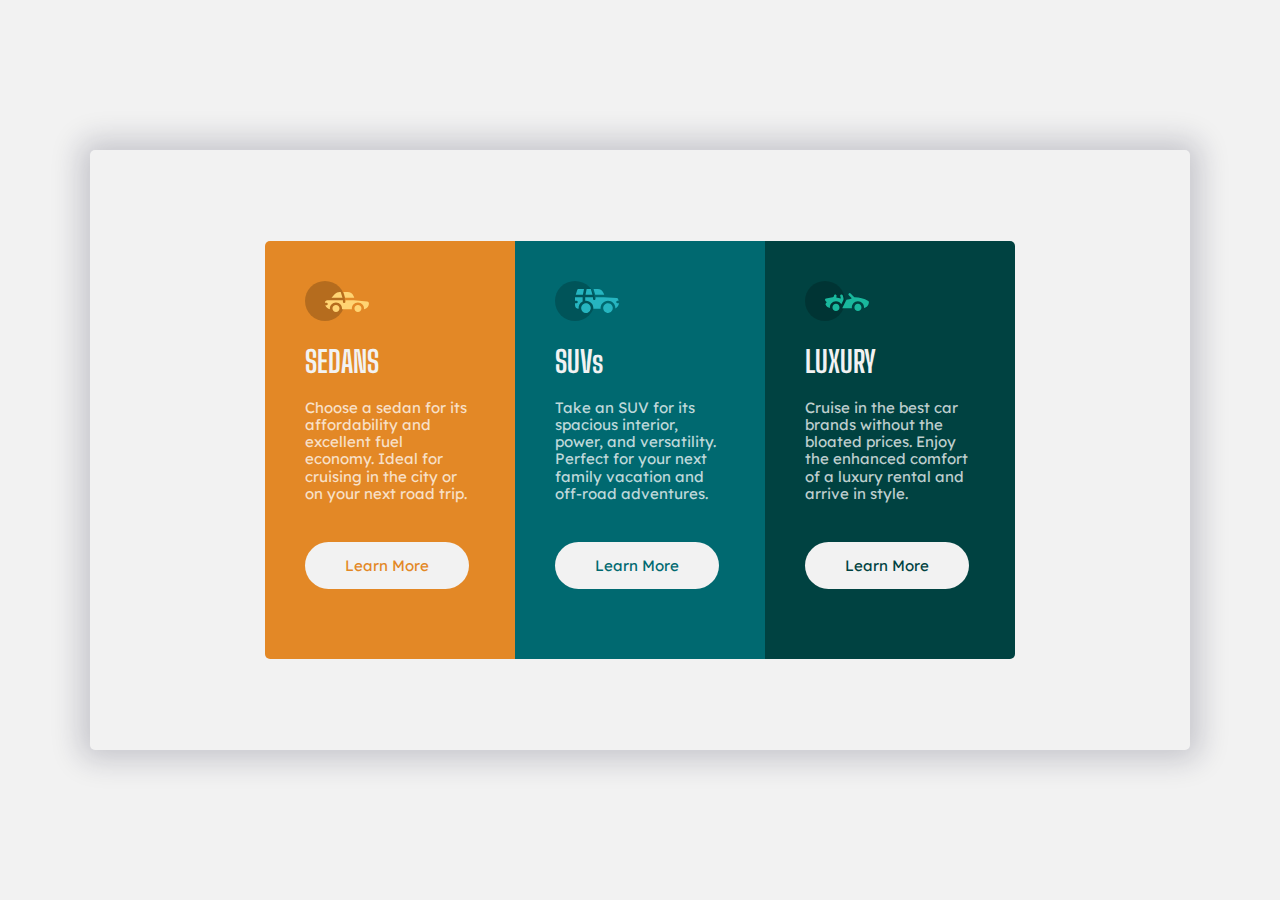
<file: index.html>
<!DOCTYPE html>
<html lang="en">
  <head>
    <meta charset="UTF-8" />
    <meta name="viewport" content="width=device-width, initial-scale=1.0" />
    <!-- displays site properly based on user's device -->

    <link
      rel="icon"
      type="image/png"
      sizes="32x32"
      href="./images/favicon-32x32.png"
    />

    <title>Frontend Mentor | 3-column preview card component</title>
    <link rel="stylesheet" href="Styles/normalize.css" />
    <link rel="stylesheet" href="Styles/style.css" />
    <!-- Feel free to remove these styles or customise in your own stylesheet 👍 -->
  </head>
  <body>
    <!-- Sedans
  Choose a sedan for its affordability and excellent fuel economy. Ideal for cruising in the city 
  or on your next road trip.

  SUVs
  Take an SUV for its spacious interior, power, and versatility. Perfect for your next family vacation 
  and off-road adventures.

  Luxury
  Cruise in the best car brands without the bloated prices. Enjoy the enhanced comfort of a luxury 
  rental and arrive in style. -->

    <section class="container">
      <div class="container--main">
        <div class="card--one">
          <div class="icon">
            <img src="images/icon-sedans.svg" alt="" />
          </div>

          <div class="description">
            <h1>SEDANS</h1>
            <p>
              Choose a sedan for its affordability and excellent fuel economy.
              Ideal for cruising in the city or on your next road trip.
            </p>

            <div>
              <button class="btn btn--primary">Learn More</button>
            </div>
          </div>
        </div>

        <div class="card--two">
          <div class="icon">
            <img src="images/icon-suvs.svg" alt="" />
          </div>

          <div class="description">
            <h1>SUVs</h1>
            <p>
              Take an SUV for its spacious interior, power, and versatility.
              Perfect for your next family vacation and off-road adventures.
            </p>

            <div>
              <button class="btn btn--secondary">Learn More</button>
            </div>
          </div>
        </div>

        <div class="card--three">
          <div class="icon">
            <img src="images/icon-luxury.svg" alt="" />
          </div>

          <div class="description">
            <h1>LUXURY</h1>
            <p>
              Cruise in the best car brands without the bloated prices. Enjoy
              the enhanced comfort of a luxury rental and arrive in style.
            </p>

            <div>
              <button class="btn btn--accent">Learn More</button>
            </div>
          </div>
        </div>
      </div>
    </section>

    <!-- <div class="attribution">
      Challenge by
      <a href="https://www.frontendmentor.io?ref=challenge" target="_blank"
        >Frontend Mentor</a
      >. Coded by <a href="#">Your Name Here</a>.
    </div> -->
  </body>
</html>
</file>
<file: Styles/style.css>
@import url("https://fonts.googleapis.com/css2?family=Big+Shoulders+Display:wght@700&family=Lexend+Deca&display=swap");
:root {
  --primary-color: hsl(31, 77%, 52%);
  --secondary-color: hsl(184, 100%, 22%);
  --accent-color: hsl(179, 100%, 13%);
  --paragraph-color: hsla(0, 0%, 100%, 0.75);
  --heading-color: hsl(0, 0%, 95%);
}

* {
  box-sizing: border-box;
  margin: 0;
  padding: 0;
}
.attribution {
  font-size: 11px;
  text-align: center;
}
.attribution a {
  color: hsl(228, 45%, 44%);
}
html {
  font-size: 62.5%;
}
body {
  background-color: var(--heading-color);
  font-family: "Lexend Deca", Arial, Helvetica, sans-serif;
  font-size: 1.5rem;
}
h1 {
  font-family: "Big Shoulders Display", cursive, Arial, Helvetica, sans-serif;
  color: var(--heading-color);
  font-weight: 700;
}
p {
  color: var(--paragraph-color);
  font-weight: 400;
}

/* Buttons */
.btn {
  padding: 1.5rem 4rem;
  border: 0;
  border-radius: 7rem;
  background-color: var(--heading-color);
  cursor: pointer;
}
.btn--primary {
  color: var(--primary-color);
}
.btn--secondary {
  color: var(--secondary-color);
}
.btn--accent {
  color: var(--accent-color);
}

.btn--primary:hover {
  border: 2px solid var(--heading-color);
  color: var(--heading-color);
  background: var(--primary-color);
}
.btn--secondary:hover {
  border: 2px solid var(--heading-color);
  color: var(--heading-color);
  background: var(--secondary-color);
}
.btn--accent:hover {
  border: 2px solid var(--heading-color);
  color: var(--heading-color);
  background: var(--accent-color);
}

/* section grid */
.container {
  height: 150rem;
  display: flex;
  justify-content: center;
  align-items: center;
}
.container--main .card--one,
.container--main .card--two,
.container--main .card--three {
  width: 25rem;
  padding: 4rem;
}
.container--main .card--one {
  background: var(--primary-color);
}
.container--main .card--two {
  background: var(--secondary-color);
}
.container--main .card--three {
  background: var(--accent-color);
}
.card--one {
  border-top-left-radius: 5px;
  border-top-right-radius: 5px;
}
.card--three {
  border-bottom-left-radius: 5px;
  border-bottom-right-radius: 5px;
}

.description .btn {
  margin: 4rem 0 3rem 0;
}
@media screen and (min-width: 768px) {
  .container {
    height: 100vh;
  }
  .container--main {
    display: flex;
    flex-direction: row;
    justify-content: center;
    align-items: center;
    width: 110rem;
    height: 60rem;
    border-radius: 5px;
    background: var(--heading-color);
    box-shadow: 0 0 30px 10px rgba(25, 25, 55, 0.2);
    transition: all 0.3s ease;
  }
  .container--main .card--one {
    border-top-left-radius: 5px;
    border-bottom-left-radius: 5px;
    border-top-right-radius: 0;
  }
  .container--main .card--three {
    border-top-right-radius: 5px;
    border-bottom-right-radius: 5px;
    border-bottom-left-radius: 0;
  }
}
</file>
